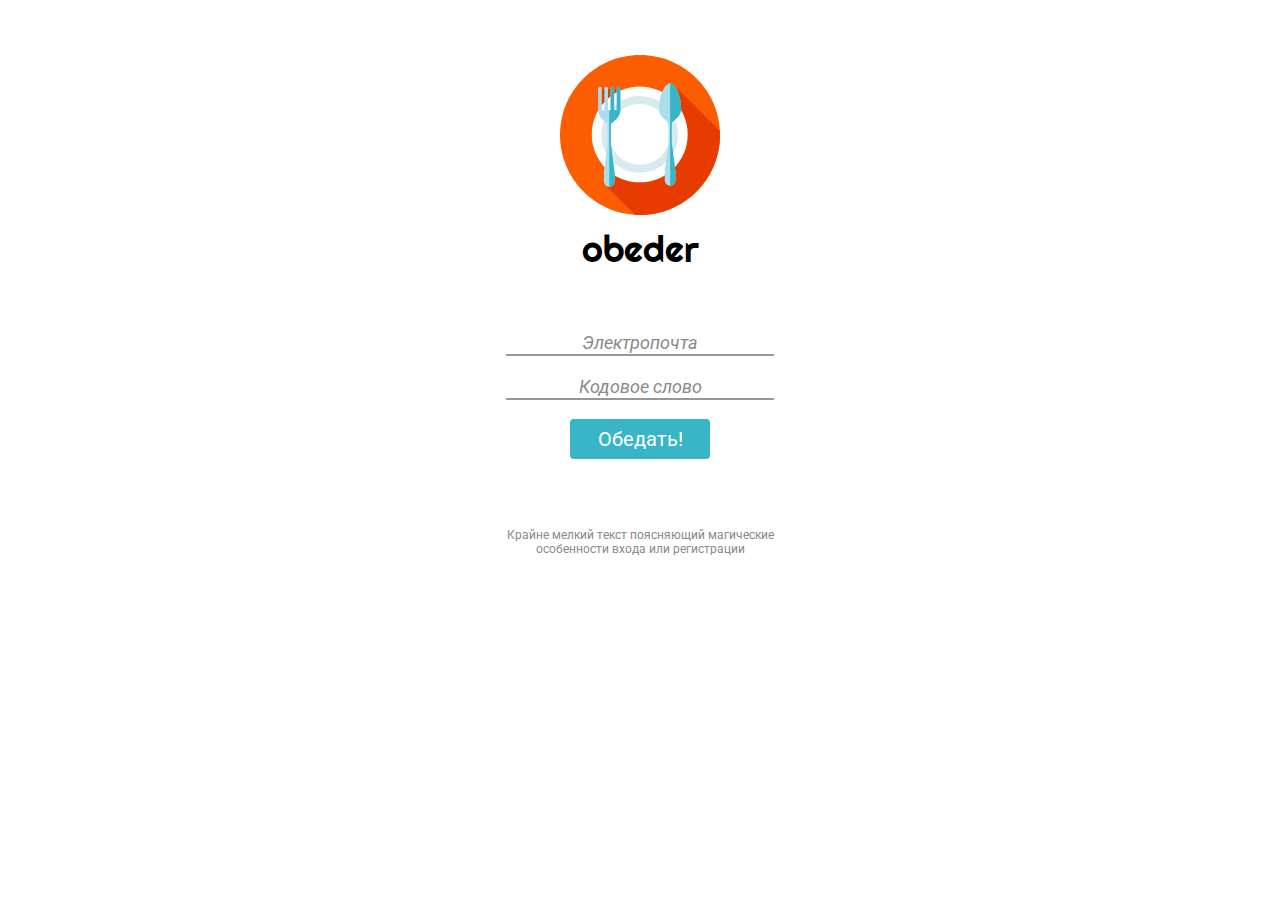
<file: index.html>
<!DOCTYPE html>
<html lang="en">
  <head>
    <meta charset="UTF-8"/>
    <meta name="viewport" content="width=device-width, initial-scale=1.0"/>
    <meta http-equiv="X-UA-Compatible" content="ie=edge"/>
    <title>Obeder</title>
    <link rel="stylesheet" href="/assets/css/main.css"/>
  </head>
  <body>   
    <section class="login">
      <div class="login__inner">
        <div class="logo"><img class="logo__img" src="/assets/img/logo.svg" alt="logo"/>
          <div class="logo__title">obeder</div>
        </div>
        <div class="login-form">
          <div class="login-form__input-group">
            <input class="login-form__input" id="email" type="email" placeholder="Электропочта" name="email"/>
            <div class="login-form__input-underline"></div>
          </div>
          <div class="login-form__input-group">
            <input class="login-form__input" id="pass" type="password" placeholder="Кодовое слово" name="pass"/>
            <div class="login-form__input-underline"></div>
          </div>
          <div class="login-form__btn" id="log-btn">Обедать!</div>
        </div>
        <div class="login-form__descr">Крайне мелкий текст поясняющий магические особенности входа или регистрации</div>
      </div>
    </section>
    <script src="/assets/js/main.js"></script>
  </body>
</html>
</file>
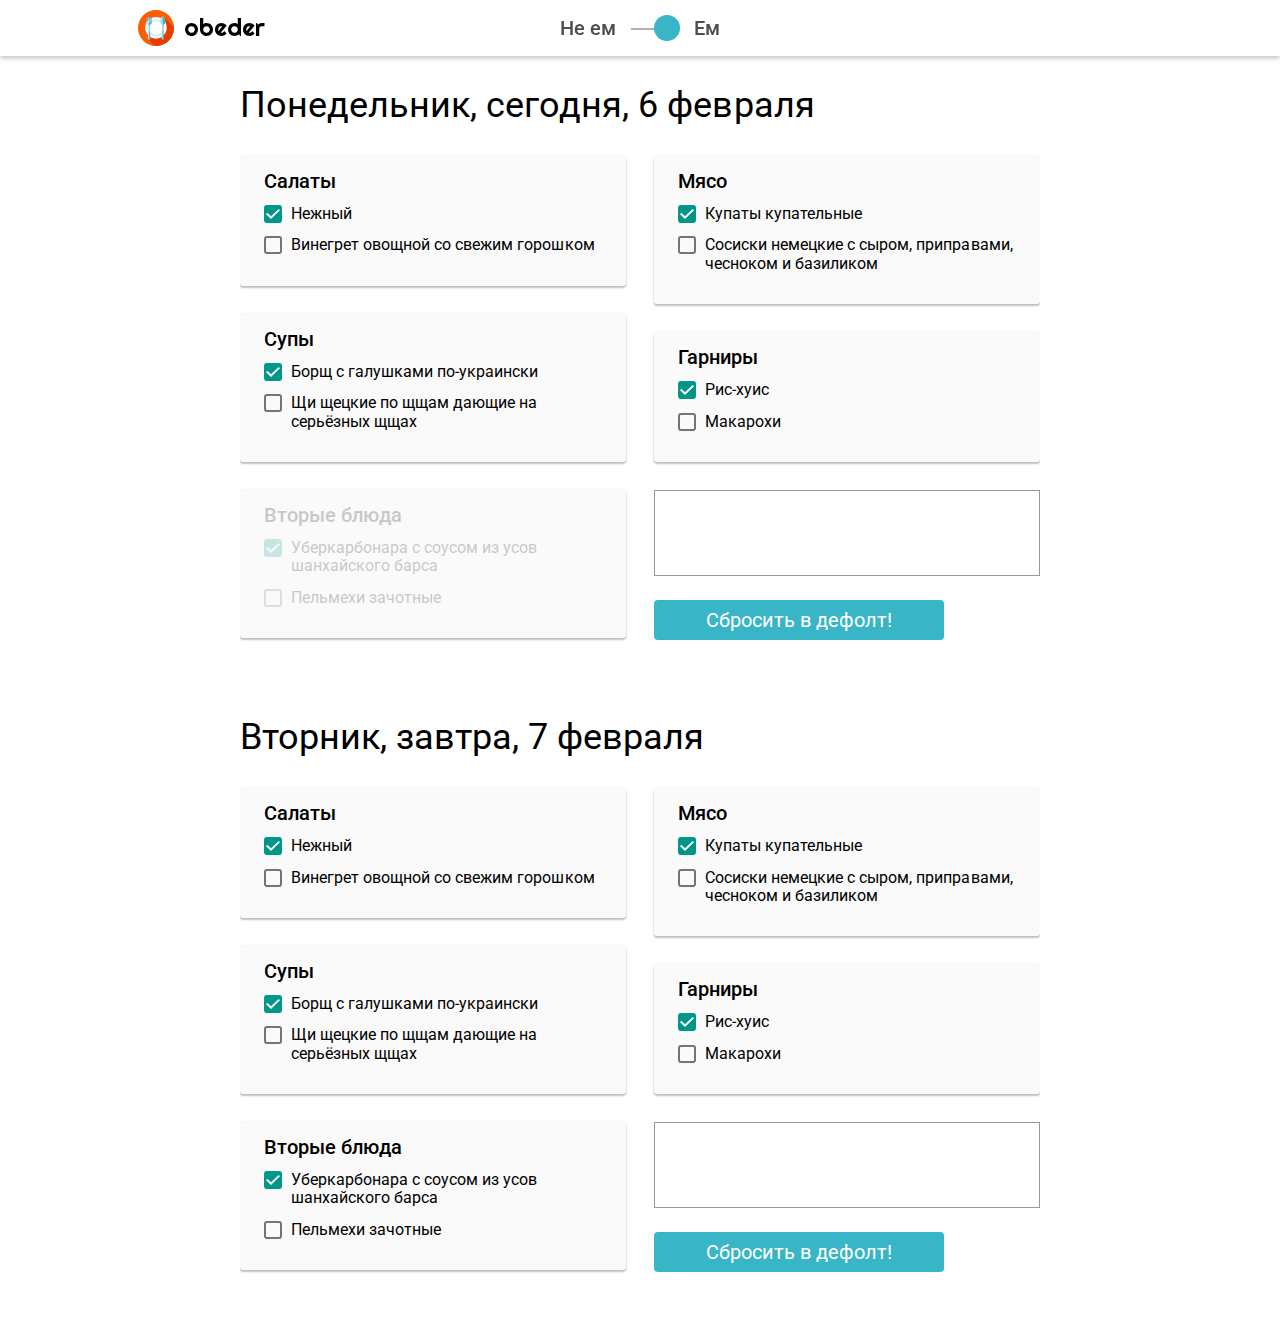
<file: menu-schedule.html>
<!DOCTYPE html>
<html lang="en">
  <head>
    <meta charset="UTF-8"/>
    <meta name="viewport" content="width=device-width, initial-scale=1.0"/>
    <meta http-equiv="X-UA-Compatible" content="ie=edge"/>
    <title>Obeder</title>
    <link rel="stylesheet" href="/assets/css/main.css"/>
  </head>
  <body>   
    <header class="header">  
      <div class="header__inner"> <a class="header__logo header__item" href="/"><img class="header__logo-img" src="/assets/img/logo.svg" alt="logo"/>
          <div class="header__logo-title">obeder</div></a>
        <div class="header__switch header__item">
          <div class="header__switch-variant">Не ем</div>
          <div class="header__switch-toggle">
            <input class="header__switch-input" id="eating-toggle" type="checkbox" checked="checked"/>
            <label class="header__switch-label" for="eating-toggle"></label>
          </div>
          <div class="header__switch-variant">Ем</div>
        </div>
        <div class="header__item"></div>
      </div>
    </header>
    <section class="menu">
      <div class="menu__inner">
        <div class="menu__text">Приходите завтра!</div>
        <div class="menu__day menu__day_visible">
          <div class="menu__title">Понедельник, сегодня, 6 февраля</div>
          <ul class="menu__list">
                <li class="menu-item">
                  <div class="menu-item__title">Салаты</div>
                  <label class="menu-item__label">
                    <div class="menu-item__dishname">Нежный</div>
                    <input class="menu-item__radio" type="radio" name="salad" checked="checked"/><span class="menu-item__mark"></span>
                  </label>
                  <label class="menu-item__label">
                    <div class="menu-item__dishname">Винегрет овощной со свежим горошком</div>
                    <input class="menu-item__radio" type="radio" name="salad"/><span class="menu-item__mark"></span>
                  </label>
                </li>
                <li class="menu-item">
                  <div class="menu-item__title">Супы</div>
                  <label class="menu-item__label">
                    <div class="menu-item__dishname">Борщ с галушками по-украински</div>
                    <input class="menu-item__radio" type="radio" name="soup" checked="checked"/><span class="menu-item__mark"></span>
                  </label>
                  <label class="menu-item__label">
                    <div class="menu-item__dishname">Щи щецкие по щщам дающие на серьёзных щщах</div>
                    <input class="menu-item__radio" type="radio" name="soup"/><span class="menu-item__mark"></span>
                  </label>
                </li>
                <li class="menu-item menu-item_disabled">
                  <div class="menu-item__title">Вторые блюда</div>
                  <label class="menu-item__label">
                    <div class="menu-item__dishname">Уберкарбонара с соусом из усов шанхайского барса</div>
                    <input class="menu-item__radio" type="radio" name="second-meal" checked="checked" disabled="disabled"/><span class="menu-item__mark"></span>
                  </label>
                  <label class="menu-item__label">
                    <div class="menu-item__dishname">Пельмехи зачотные</div>
                    <input class="menu-item__radio" type="radio" name="second-meal" disabled="disabled"/><span class="menu-item__mark"></span>
                  </label>
                </li>
                <li class="menu-item">
                  <div class="menu-item__title">Мясо</div>
                  <label class="menu-item__label">
                    <div class="menu-item__dishname">Купаты купательные</div>
                    <input class="menu-item__radio" type="radio" name="meat" checked="checked"/><span class="menu-item__mark"></span>
                  </label>
                  <label class="menu-item__label">
                    <div class="menu-item__dishname">Сосиски немецкие с сыром, приправами, чесноком и базиликом</div>
                    <input class="menu-item__radio" type="radio" name="meat"/><span class="menu-item__mark"></span>
                  </label>
                </li>
                <li class="menu-item">
                  <div class="menu-item__title">Гарниры</div>
                  <label class="menu-item__label">
                    <div class="menu-item__dishname">Рис-хуис</div>
                    <input class="menu-item__radio" type="radio" name="garnish" checked="checked"/><span class="menu-item__mark"></span>
                  </label>
                  <label class="menu-item__label">
                    <div class="menu-item__dishname">Макарохи</div>
                    <input class="menu-item__radio" type="radio" name="garnish"/><span class="menu-item__mark"></span>
                  </label>
                </li>
            <div class="menu-comment__block">
              <textarea class="menu-comment__textarea"></textarea>
              <button class="menu-comment__btn">Сбросить в дефолт!</button>
            </div>
          </ul>
        </div>
        <div class="menu__day menu__day_visible">
          <div class="menu__title">Вторник, завтра, 7 февраля</div>
          <ul class="menu__list">
                <li class="menu-item">
                  <div class="menu-item__title">Салаты</div>
                  <label class="menu-item__label">
                    <div class="menu-item__dishname">Нежный</div>
                    <input class="menu-item__radio" type="radio" name="salad2" checked="checked"/><span class="menu-item__mark"></span>
                  </label>
                  <label class="menu-item__label">
                    <div class="menu-item__dishname">Винегрет овощной со свежим горошком</div>
                    <input class="menu-item__radio" type="radio" name="salad2"/><span class="menu-item__mark"></span>
                  </label>
                </li>
                <li class="menu-item">
                  <div class="menu-item__title">Супы</div>
                  <label class="menu-item__label">
                    <div class="menu-item__dishname">Борщ с галушками по-украински</div>
                    <input class="menu-item__radio" type="radio" name="soup2" checked="checked"/><span class="menu-item__mark"></span>
                  </label>
                  <label class="menu-item__label">
                    <div class="menu-item__dishname">Щи щецкие по щщам дающие на серьёзных щщах</div>
                    <input class="menu-item__radio" type="radio" name="soup2"/><span class="menu-item__mark"></span>
                  </label>
                </li>
                <li class="menu-item">
                  <div class="menu-item__title">Вторые блюда</div>
                  <label class="menu-item__label">
                    <div class="menu-item__dishname">Уберкарбонара с соусом из усов шанхайского барса</div>
                    <input class="menu-item__radio" type="radio" name="second-meal2" checked="checked"/><span class="menu-item__mark"></span>
                  </label>
                  <label class="menu-item__label">
                    <div class="menu-item__dishname">Пельмехи зачотные</div>
                    <input class="menu-item__radio" type="radio" name="second-meal2"/><span class="menu-item__mark"></span>
                  </label>
                </li>
                <li class="menu-item">
                  <div class="menu-item__title">Мясо</div>
                  <label class="menu-item__label">
                    <div class="menu-item__dishname">Купаты купательные</div>
                    <input class="menu-item__radio" type="radio" name="meat2" checked="checked"/><span class="menu-item__mark"></span>
                  </label>
                  <label class="menu-item__label">
                    <div class="menu-item__dishname">Сосиски немецкие с сыром, приправами, чесноком и базиликом</div>
                    <input class="menu-item__radio" type="radio" name="meat2"/><span class="menu-item__mark"></span>
                  </label>
                </li>
                <li class="menu-item">
                  <div class="menu-item__title">Гарниры</div>
                  <label class="menu-item__label">
                    <div class="menu-item__dishname">Рис-хуис</div>
                    <input class="menu-item__radio" type="radio" name="garnish2" checked="checked"/><span class="menu-item__mark"></span>
                  </label>
                  <label class="menu-item__label">
                    <div class="menu-item__dishname">Макарохи</div>
                    <input class="menu-item__radio" type="radio" name="garnish2"/><span class="menu-item__mark"></span>
                  </label>
                </li>
            <div class="menu-comment__block">
              <textarea class="menu-comment__textarea"></textarea>
              <button class="menu-comment__btn">Сбросить в дефолт!</button>
            </div>
          </ul>
        </div>
      </div>
    </section>
    <script src="/assets/js/main.js"></script>
  </body>
</html>
</file>
<file: assets/css/main.css>
/*! normalize.css v8.0.0 | MIT License | github.com/necolas/normalize.css */@import url("https://fonts.googleapis.com/css?family=Righteous|Roboto:400,400i,500&subset=cyrillic");html{line-height:1.15;-webkit-text-size-adjust:100%}body{margin:0}h1{font-size:2em;margin:.67em 0}hr{box-sizing:content-box;height:0;overflow:visible}pre{font-family:monospace,monospace;font-size:1em}a{background-color:transparent}abbr[title]{border-bottom:none;text-decoration:underline;-webkit-text-decoration:underline dotted;text-decoration:underline dotted}b,strong{font-weight:bolder}code,kbd,samp{font-family:monospace,monospace;font-size:1em}small{font-size:80%}sub,sup{font-size:75%;line-height:0;position:relative;vertical-align:baseline}sub{bottom:-.25em}sup{top:-.5em}img{border-style:none}button,input,optgroup,select,textarea{font-family:inherit;font-size:100%;line-height:1.15;margin:0}button,input{overflow:visible}button,select{text-transform:none}[type=button],[type=reset],[type=submit],button{-webkit-appearance:button}[type=button]::-moz-focus-inner,[type=reset]::-moz-focus-inner,[type=submit]::-moz-focus-inner,button::-moz-focus-inner{border-style:none;padding:0}[type=button]:-moz-focusring,[type=reset]:-moz-focusring,[type=submit]:-moz-focusring,button:-moz-focusring{outline:1px dotted ButtonText}fieldset{padding:.35em .75em .625em}legend{box-sizing:border-box;color:inherit;display:table;max-width:100%;padding:0;white-space:normal}progress{vertical-align:baseline}textarea{overflow:auto}[type=checkbox],[type=radio]{box-sizing:border-box;padding:0}[type=number]::-webkit-inner-spin-button,[type=number]::-webkit-outer-spin-button{height:auto}[type=search]{-webkit-appearance:textfield;outline-offset:-2px}[type=search]::-webkit-search-decoration{-webkit-appearance:none}::-webkit-file-upload-button{-webkit-appearance:button;font:inherit}details{display:block}summary{display:list-item}[hidden],template{display:none}*{box-sizing:border-box;font-family:Roboto,sans-serif}.header,body{background-color:#fff}.header{box-shadow:0 2px 5px rgba(0,0,0,.26);position:fixed;top:0;left:0;right:0;z-index:99}.header__inner{display:-ms-flexbox;display:flex;height:56px;max-width:1024px;-ms-flex-align:center;align-items:center;margin:0 auto;padding:0 10px}.header__item{-ms-flex:1 0;flex:1 0}.header__logo{display:-ms-flexbox;display:flex;-ms-flex-align:center;align-items:center;text-decoration:none}.header__logo-title{color:#000;font-size:24px;font-family:Righteous,cursive;margin-left:10px}.header__switch{display:-ms-flexbox;display:flex;-ms-flex-pack:center;justify-content:center}.header__switch-variant{color:#4d4d4d;font-size:20px;font-weight:500;letter-spacing:.0104444px;cursor:pointer;-webkit-user-select:none;-moz-user-select:none;-ms-user-select:none;user-select:none}.header__switch-input{display:none}.header__switch-input:checked+.header__switch-label:before{background-color:#38b5c7;-webkit-transform:translateX(23px);transform:translateX(23px);border:none}.header__switch-toggle{display:-ms-flexbox;display:flex;-ms-flex-align:center;align-items:center;margin:2px 14px 0}.header__switch-label{position:relative;display:inline-block;-webkit-user-select:none;-moz-user-select:none;-ms-user-select:none;user-select:none;width:49px;height:2.6px;background:rgba(0,0,0,.3);cursor:pointer}.header__switch-label:before{content:"";position:absolute;top:0;left:0;margin-top:-13px;display:block;width:26px;height:26px;background-color:#fff;border:2px solid #807e7f;box-sizing:border-box;border-radius:50%;transition:-webkit-transform .3s;transition:transform .3s;transition:transform .3s,-webkit-transform .3s}.menu{padding:84px 15px 40px}.menu__inner{position:relative;max-width:800px;margin:0 auto}.menu__text{position:absolute;display:-ms-flexbox;display:flex;-ms-flex-line-pack:center;align-content:center;-ms-flex-pack:center;justify-content:center;text-align:center;top:0;left:0;right:0;margin-top:40px;font-size:42px;opacity:0;overflow:hidden;transition:opacity .32s ease-in-out}.menu__text_visible{opacity:1;transition:opacity 1.05s ease-in-out}.menu__title{color:#000;font-size:36px;line-height:42px;letter-spacing:.0188px;margin-bottom:30px}.menu__list{-webkit-column-count:2;column-count:2;-webkit-column-gap:28px;column-gap:28px;-webkit-column-fill:balance;column-fill:balance;padding:0;margin:0;list-style:none}.menu__day{height:0;opacity:0;overflow:hidden;transition:height .35s ease-in-out,opacity .75s ease-in-out;margin-bottom:50px}.menu__day_visible{height:auto;opacity:1}.menu__day:last-child{margin-bottom:0}.menu-item{display:inline-block;width:100%;padding:14px 24px 31px;background-color:#fafafa;box-shadow:0 2px 2px rgba(0,0,0,.24),0 0 2px rgba(0,0,0,.12);border-radius:3px;margin-bottom:28px}.menu-item_disabled .menu-item__label,.menu-item_disabled .menu-item__title{opacity:.2}.menu-item__title{color:#000;font-size:20px;font-weight:500;letter-spacing:.0130556px;margin-bottom:12px}.menu-item__label{display:-ms-flexbox;display:flex;-ms-flex-flow:row-reverse;flex-flow:row-reverse;-ms-flex-pack:end;justify-content:flex-end;cursor:pointer;margin-bottom:13px}.menu-item__label:last-child{margin-bottom:0}.menu-item__radio{position:absolute;opacity:0;cursor:pointer}.menu-item__radio:checked~.menu-item__mark{display:-ms-flexbox;display:flex;-ms-flex-pack:center;justify-content:center;-ms-flex-align:center;align-items:center;background-color:#009688;border:none}.menu-item__radio:checked~.menu-item__mark:before{content:"";display:inline-block;width:14px;height:10px;background:url(../img/ok.svg) no-repeat}.menu-item__mark{width:18px;height:18px;-ms-flex:0 0 auto;flex:0 0 auto;border:2px solid #747474;border-radius:3px;transition:background-color .3s,border .1s}.menu-item__dishname{font-size:16px;margin-left:9px;letter-spacing:.0161143px;-webkit-user-select:none;-moz-user-select:none;-ms-user-select:none;user-select:none}.menu-comment__textarea{width:100%;height:86px;font-size:16px;resize:none;border:1px solid #979797;padding:10px;margin-bottom:20px}.menu-comment__textarea:focus{outline:none}.menu-comment__btn{display:block;width:290px;height:40px;color:#fff;font-size:20px;text-align:center;background:#38b5c7;border:none;border-radius:4px;outline:none;cursor:pointer}.login{-ms-flex-pack:center;justify-content:center;padding:55px 0 45px}.login,.login__inner{display:-ms-flexbox;display:flex}.login__inner{width:268px;-ms-flex-direction:column;flex-direction:column;-ms-flex-align:center;align-items:center}.login-form{width:100%;margin-bottom:37px}.login-form__input{width:100%;height:25px;font-size:18px;font-style:italic;text-align:center;border:none;border-bottom:2px solid #979797}.login-form__input:focus{outline:none}.login-form__input:focus+.login-form__input-underline{-webkit-transform:scale(1);transform:scale(1)}.login-form__input::-webkit-input-placeholder{color:#898989}.login-form__input-group{position:relative;margin-bottom:19px}.login-form__input-group_error .login-form__input{color:#ec1b0c;border-bottom:2px solid #ec1b0c}.login-form__input-group_error .login-form__input:focus{color:#000}.login-form__input-group_error .login-form__message{color:#ec1b0c}.login-form__input-underline{position:absolute;display:inline-block;width:100%;height:2px;top:0;left:0;margin-top:23px;background-color:#000;-webkit-transform:scaleX(0);transform:scaleX(0);transition:all .3s linear}.login-form__message{color:#898989;font-size:12px}.login-form__btn{display:block;width:140px;line-height:40px;height:40px;color:#fff;font-size:20px;text-align:center;background:#38b5c7;border-radius:4px;text-decoration:none;cursor:pointer;margin:0 auto 33px}.login-form__descr{color:#898989;font-size:12px;text-align:center}.logo{margin-bottom:60px}.logo__img{width:160px;height:160px;margin-bottom:10px}.logo__title{color:#000;font-size:36px;font-family:Righteous,cursive;text-align:center}@media screen and (max-width:639px){.header__item,.header__logo{display:none}.header__switch{margin:auto;display:-ms-flexbox;display:flex}.menu__title{font-size:30px;line-height:normal;text-align:center}.menu__list{-webkit-column-count:1;column-count:1}.menu__day{margin-bottom:35px}.menu-comment__btn{margin:0 auto}}@media screen and (max-width:530px){.menu{padding:73px 15px 40px}.menu__text{font-size:34px}.menu__title{font-size:26px;margin-bottom:25px}}@media screen and (max-width:480px){.menu__text{font-size:28px}.menu__title{font-size:24px;margin-bottom:20px}.menu-item{padding:17px 13px 19px;margin-bottom:15px}.menu-item__title{font-size:18px}.menu-item__dishname{font-size:14px;line-height:18px;letter-spacing:.0141px}.menu-comment__textarea{font-size:14px;margin-bottom:15px}.menu-comment__btn{width:100%}}
</file>
